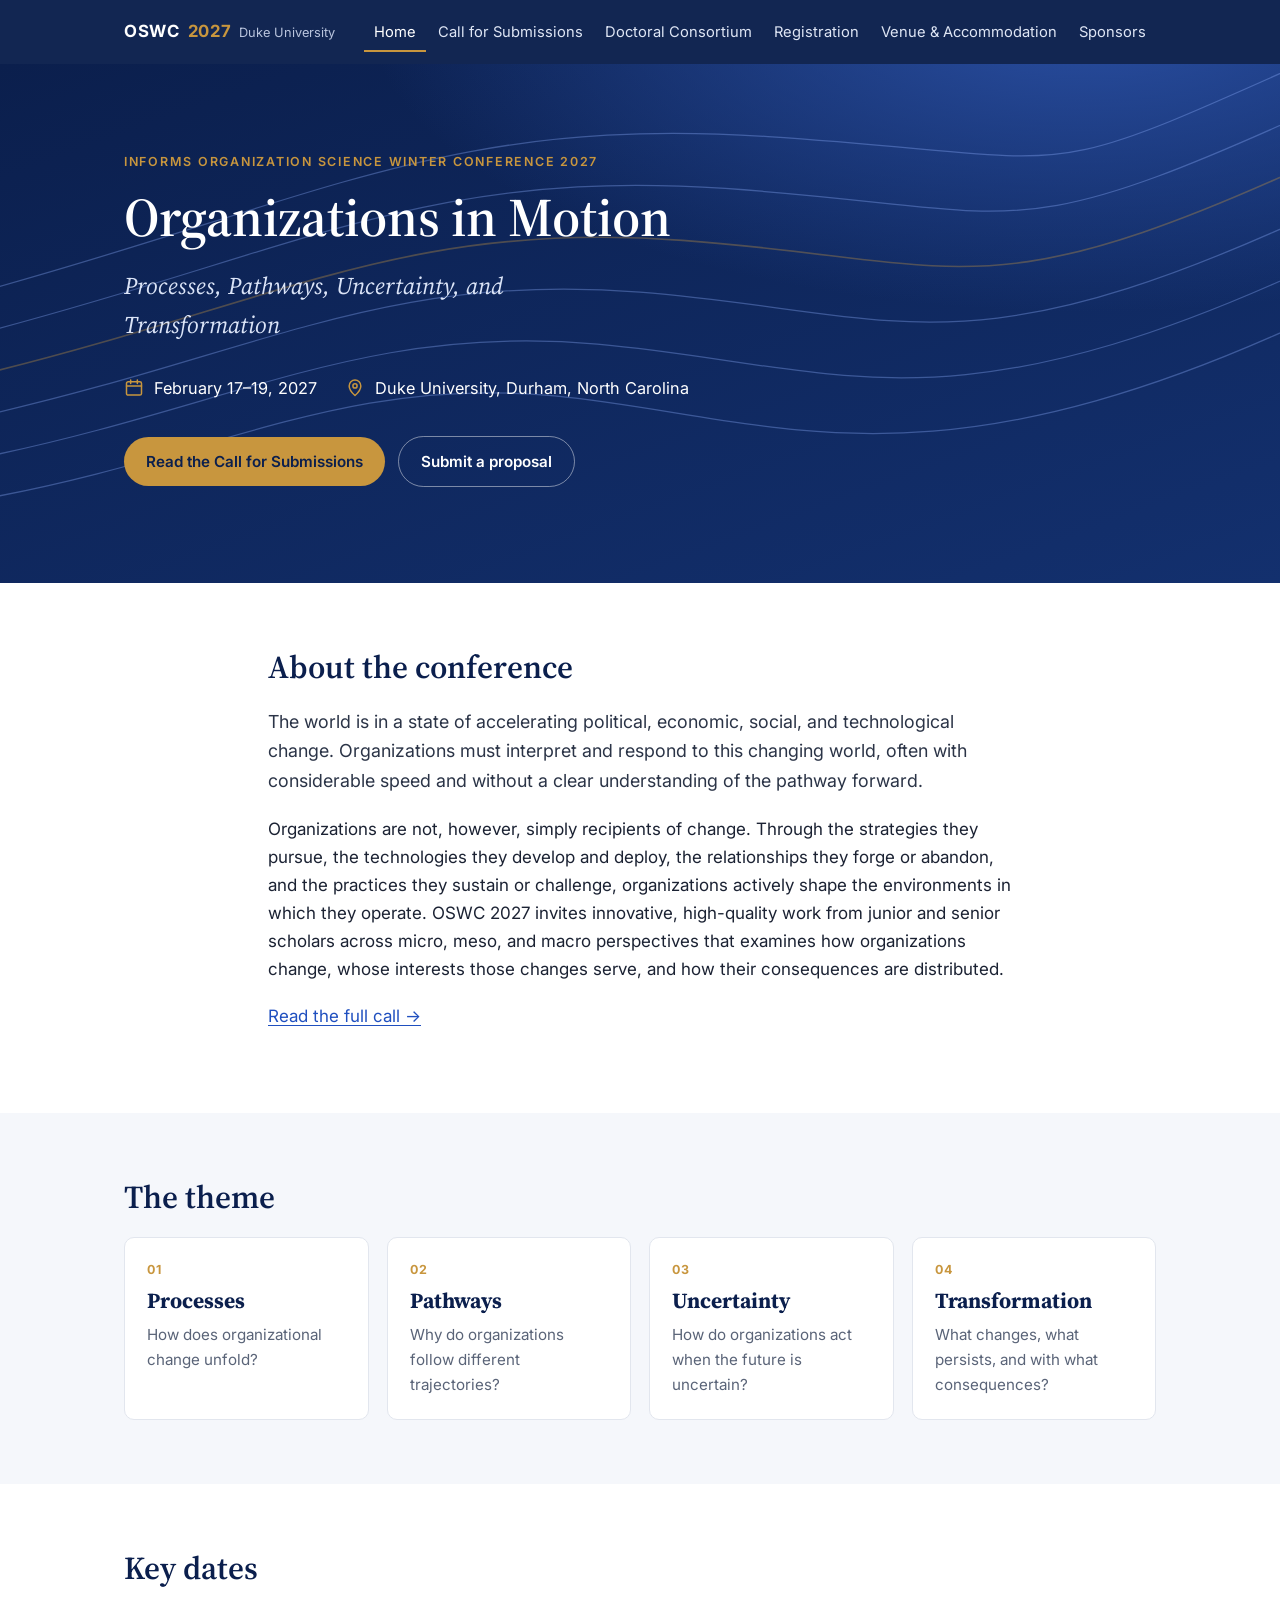
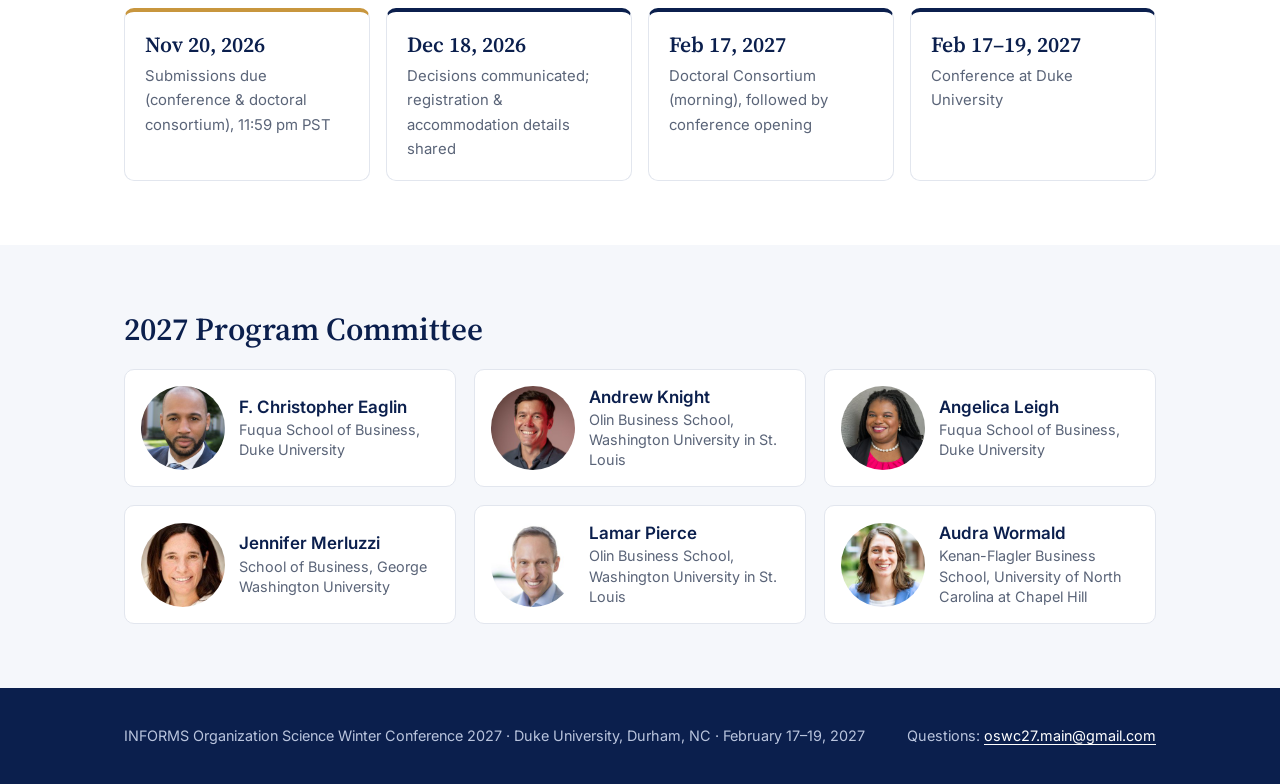
<file: index.html>
<!DOCTYPE html>
<html lang="en">
<head>
  <meta charset="utf-8">
  <meta name="viewport" content="width=device-width, initial-scale=1.0">
  <title>OSWC 2027 – INFORMS Organization Science Winter Conference</title>
  <meta name="description" content="Organization Science Winter Conference 2027: Organizations in Motion. Duke University, February 17–19, 2027.">
  <meta property="og:title" content="OSWC 2027 – Organization Science Winter Conference">
  <meta property="og:description" content="Organizations in Motion: Processes, Pathways, Uncertainty, and Transformation. Duke University, February 17–19, 2027.">
  <link rel="icon" href="images/favicon.svg" type="image/svg+xml">
  <link rel="preconnect" href="https://fonts.googleapis.com">
  <link rel="preconnect" href="https://fonts.gstatic.com" crossorigin>
  <link href="https://fonts.googleapis.com/css2?family=Inter:wght@400;500;600;700&family=Source+Serif+4:ital,wght@0,500;0,600;1,400;1,500&display=swap" rel="stylesheet">
  <link rel="stylesheet" href="css/style.css">
  <script src="js/main.js" defer></script>
</head>
<body>
<header class="site-header">
  <div class="wrap">
    <a class="brand" href="index.html">OSWC<span>2027</span> <small>Duke University</small></a>
    <button class="nav-toggle" aria-label="Menu" aria-expanded="false">&#9776;</button>
    <nav class="site-nav" aria-label="Main">
      <ul>
        <li><a href="index.html" aria-current="page">Home</a></li>
        <li><a href="call.html">Call for Submissions</a></li>
        <li><a href="consortium.html">Doctoral Consortium</a></li>
        <li><a href="registration.html">Registration</a></li>
        <li><a href="venue.html">Venue &amp; Accommodation</a></li>
        <li><a href="sponsors.html">Sponsors</a></li>
      </ul>
    </nav>
  </div>
</header>
<main>
<div class="hero">
  <svg class="motion" viewBox="0 0 1200 500" preserveAspectRatio="none" aria-hidden="true">
    <path d="M-20 420 C 200 380, 320 300, 520 320 S 860 420, 1220 250"/>
    <path d="M-20 380 C 220 330, 340 250, 560 270 S 880 360, 1220 200"/>
    <path d="M-20 340 C 240 280, 360 200, 600 220 S 900 300, 1220 150"/>
    <path class="gold" d="M-20 300 C 260 230, 380 150, 640 170 S 920 240, 1220 100"/>
    <path d="M-20 260 C 280 180, 400 100, 680 120 S 940 180, 1220 50"/>
    <path d="M-20 220 C 300 130, 420 50, 720 70 S 960 120, 1220 0"/>
  </svg>
  <div class="wrap">
    <p class="eyebrow">INFORMS Organization Science Winter Conference 2027</p>
    <h1>Organizations in Motion</h1>
    <p class="theme">Processes, Pathways, Uncertainty, and Transformation</p>
    <div class="hero-meta">
      <div><svg viewBox="0 0 24 24" fill="none" stroke-width="1.8" stroke-linecap="round" stroke-linejoin="round"><rect x="3" y="4.5" width="18" height="16" rx="2"/><path d="M3 9.5h18M8 2.5v4M16 2.5v4"/></svg><span>February 17–19, 2027</span></div>
      <div><svg viewBox="0 0 24 24" fill="none" stroke-width="1.8" stroke-linecap="round" stroke-linejoin="round"><path d="M12 21s-7-6.2-7-11.5A7 7 0 0 1 19 9.5C19 14.8 12 21 12 21z"/><circle cx="12" cy="9.5" r="2.5"/></svg><span>Duke University, Durham, North Carolina</span></div>
    </div>
    <a class="btn btn-primary" href="call.html">Read the Call for Submissions</a>
    <a class="btn btn-ghost" href="https://docs.google.com/forms/d/e/1FAIpQLSdnrA5z6wNoGHaaU7lpcEC1CnvEpKmG57vlC81Hw6Ddklm8Vw/viewform" target="_blank" rel="noopener">Submit a proposal</a>
  </div>
</div>

<section>
  <div class="wrap prose">
    <h2>About the conference</h2>
    <p class="lead">The world is in a state of accelerating political, economic, social, and technological change. Organizations must interpret and respond to this changing world, often with considerable speed and without a clear understanding of the pathway forward.</p>
    <p>Organizations are not, however, simply recipients of change. Through the strategies they pursue, the technologies they develop and deploy, the relationships they forge or abandon, and the practices they sustain or challenge, organizations actively shape the environments in which they operate. OSWC 2027 invites innovative, high-quality work from junior and senior scholars across micro, meso, and macro perspectives that examines how organizations change, whose interests those changes serve, and how their consequences are distributed.</p>
    <p><a href="call.html">Read the full call &rarr;</a></p>
  </div>
</section>

<section class="soft">
  <div class="wrap">
    <h2>The theme</h2>
    <div class="pillars">
      <a class="pillar" href="call.html#processes">
        <div class="n">01</div>
        <h3>Processes</h3>
        <p>How does organizational change unfold?</p>
      </a>
      <a class="pillar" href="call.html#pathways">
        <div class="n">02</div>
        <h3>Pathways</h3>
        <p>Why do organizations follow different trajectories?</p>
      </a>
      <a class="pillar" href="call.html#uncertainty">
        <div class="n">03</div>
        <h3>Uncertainty</h3>
        <p>How do organizations act when the future is uncertain?</p>
      </a>
      <a class="pillar" href="call.html#transformation">
        <div class="n">04</div>
        <h3>Transformation</h3>
        <p>What changes, what persists, and with what consequences?</p>
      </a>
    </div>
  </div>
</section>

<section>
  <div class="wrap">
    <h2>Key dates</h2>
    <div class="dates">
      <div class="date-card hl"><div class="d">Nov 20, 2026</div><div class="t">Submissions due (conference &amp; doctoral consortium), 11:59 pm PST</div></div>
      <div class="date-card"><div class="d">Dec 18, 2026</div><div class="t">Decisions communicated; registration &amp; accommodation details shared</div></div>
      <div class="date-card"><div class="d">Feb 17, 2027</div><div class="t">Doctoral Consortium (morning), followed by conference opening</div></div>
      <div class="date-card"><div class="d">Feb 17–19, 2027</div><div class="t">Conference at Duke University</div></div>
    </div>
  </div>
</section>

<section class="soft">
  <div class="wrap">
    <h2>2027 Program Committee</h2>
    <div class="committee">
      <div class="member">
        <div class="avatar"><img src="images/eaglin.jpg" alt="F. Christopher Eaglin" width="84" height="84" loading="lazy"></div>
        <div><div class="name">F. Christopher Eaglin</div><div class="aff">Fuqua School of Business, Duke University</div></div>
      </div>
      <div class="member">
        <div class="avatar"><img src="images/knight.jpg" alt="Andrew Knight" width="84" height="84" loading="lazy"></div>
        <div><div class="name">Andrew Knight</div><div class="aff">Olin Business School, Washington University in St. Louis</div></div>
      </div>
      <div class="member">
        <div class="avatar"><img src="images/leigh.jpg" alt="Angelica Leigh" width="84" height="84" loading="lazy"></div>
        <div><div class="name">Angelica Leigh</div><div class="aff">Fuqua School of Business, Duke University</div></div>
      </div>
      <div class="member">
        <div class="avatar"><img src="images/merluzzi.jpg" alt="Jennifer Merluzzi" width="84" height="84" loading="lazy"></div>
        <div><div class="name">Jennifer Merluzzi</div><div class="aff">School of Business, George Washington University</div></div>
      </div>
      <div class="member">
        <div class="avatar"><img src="images/pierce.jpg" alt="Lamar Pierce" width="84" height="84" loading="lazy"></div>
        <div><div class="name">Lamar Pierce</div><div class="aff">Olin Business School, Washington University in St. Louis</div></div>
      </div>
      <div class="member">
        <div class="avatar"><img src="images/wormald.jpg" alt="Audra Wormald" width="84" height="84" loading="lazy"></div>
        <div><div class="name">Audra Wormald</div><div class="aff">Kenan-Flagler Business School, University of North Carolina at Chapel Hill</div></div>
      </div>
    </div>
  </div>
</section>
</main>
<footer class="site-footer">
  <div class="wrap">
    <div>INFORMS Organization Science Winter Conference 2027 · Duke University, Durham, NC · February 17–19, 2027</div>
    <div>Questions: <a href="mailto:oswc27.main@gmail.com">oswc27.main@gmail.com</a></div>
  </div>
</footer>
</body>
</html>
</file>
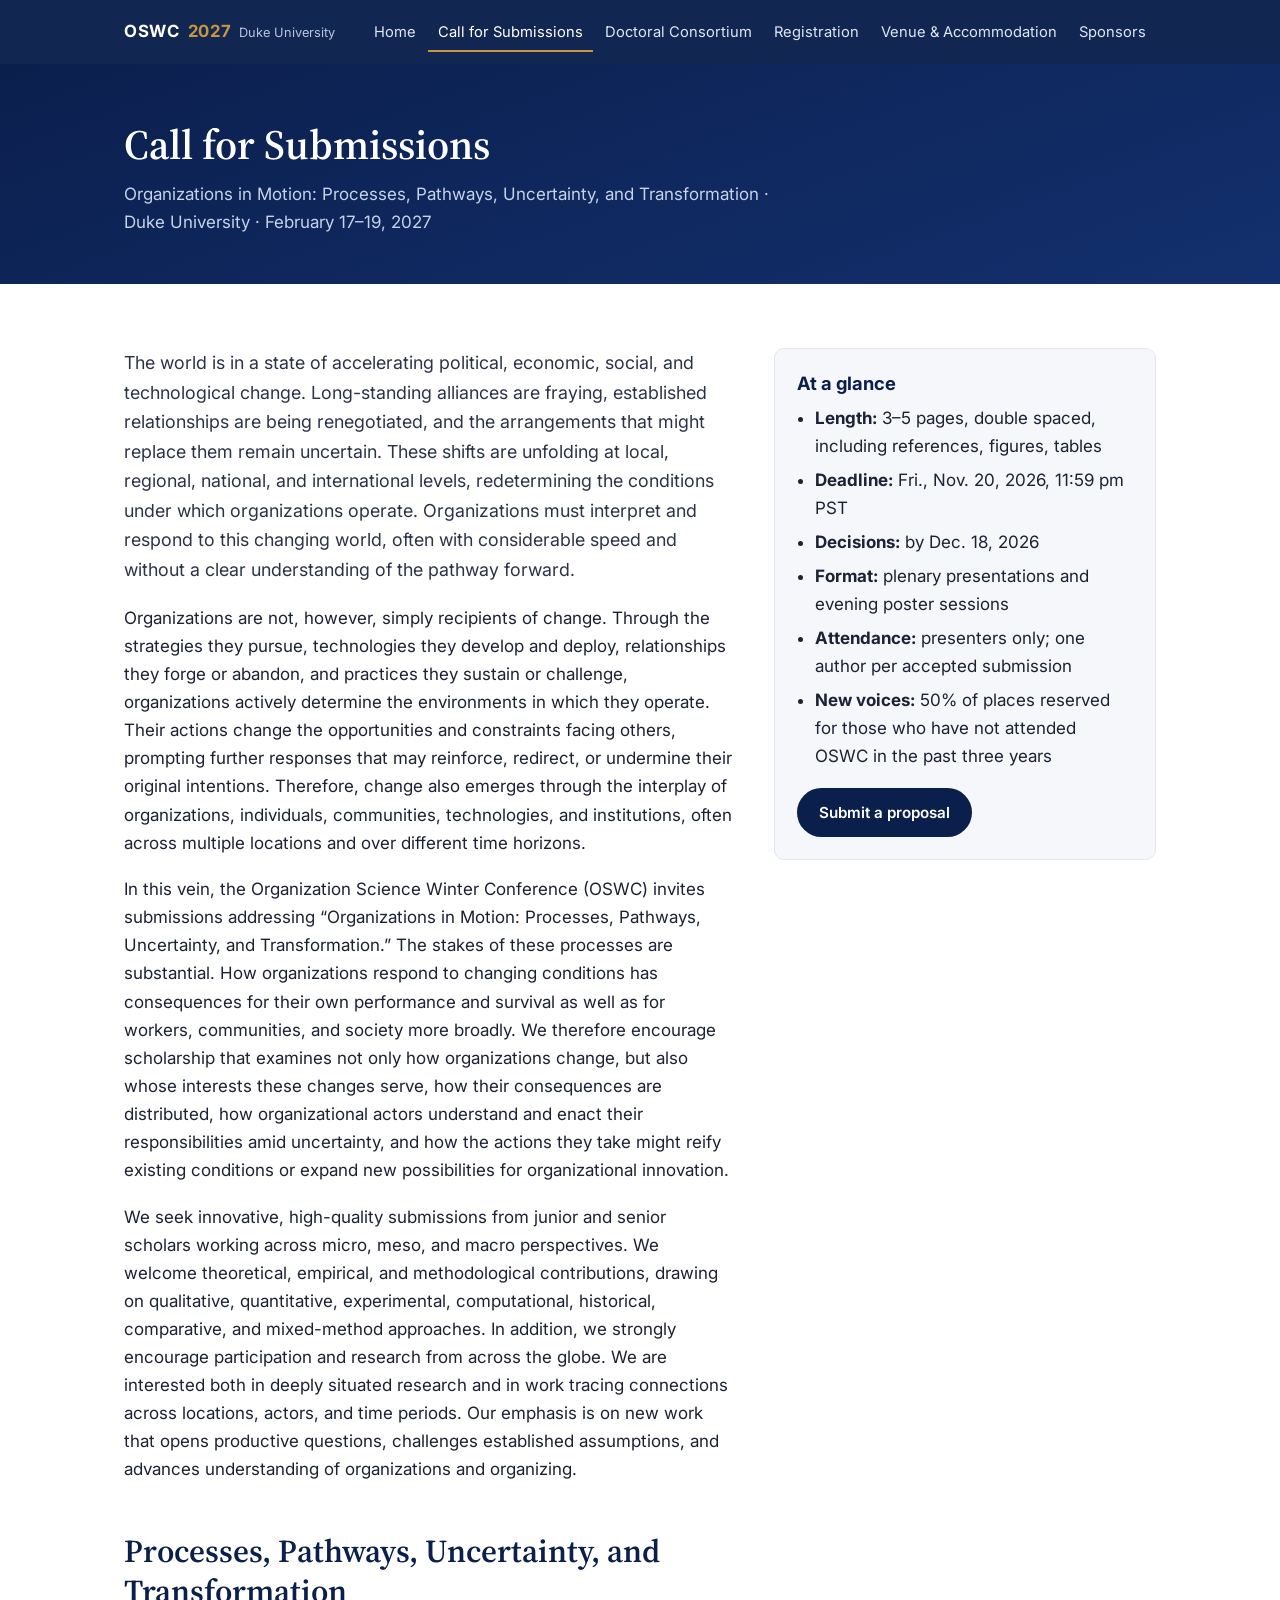
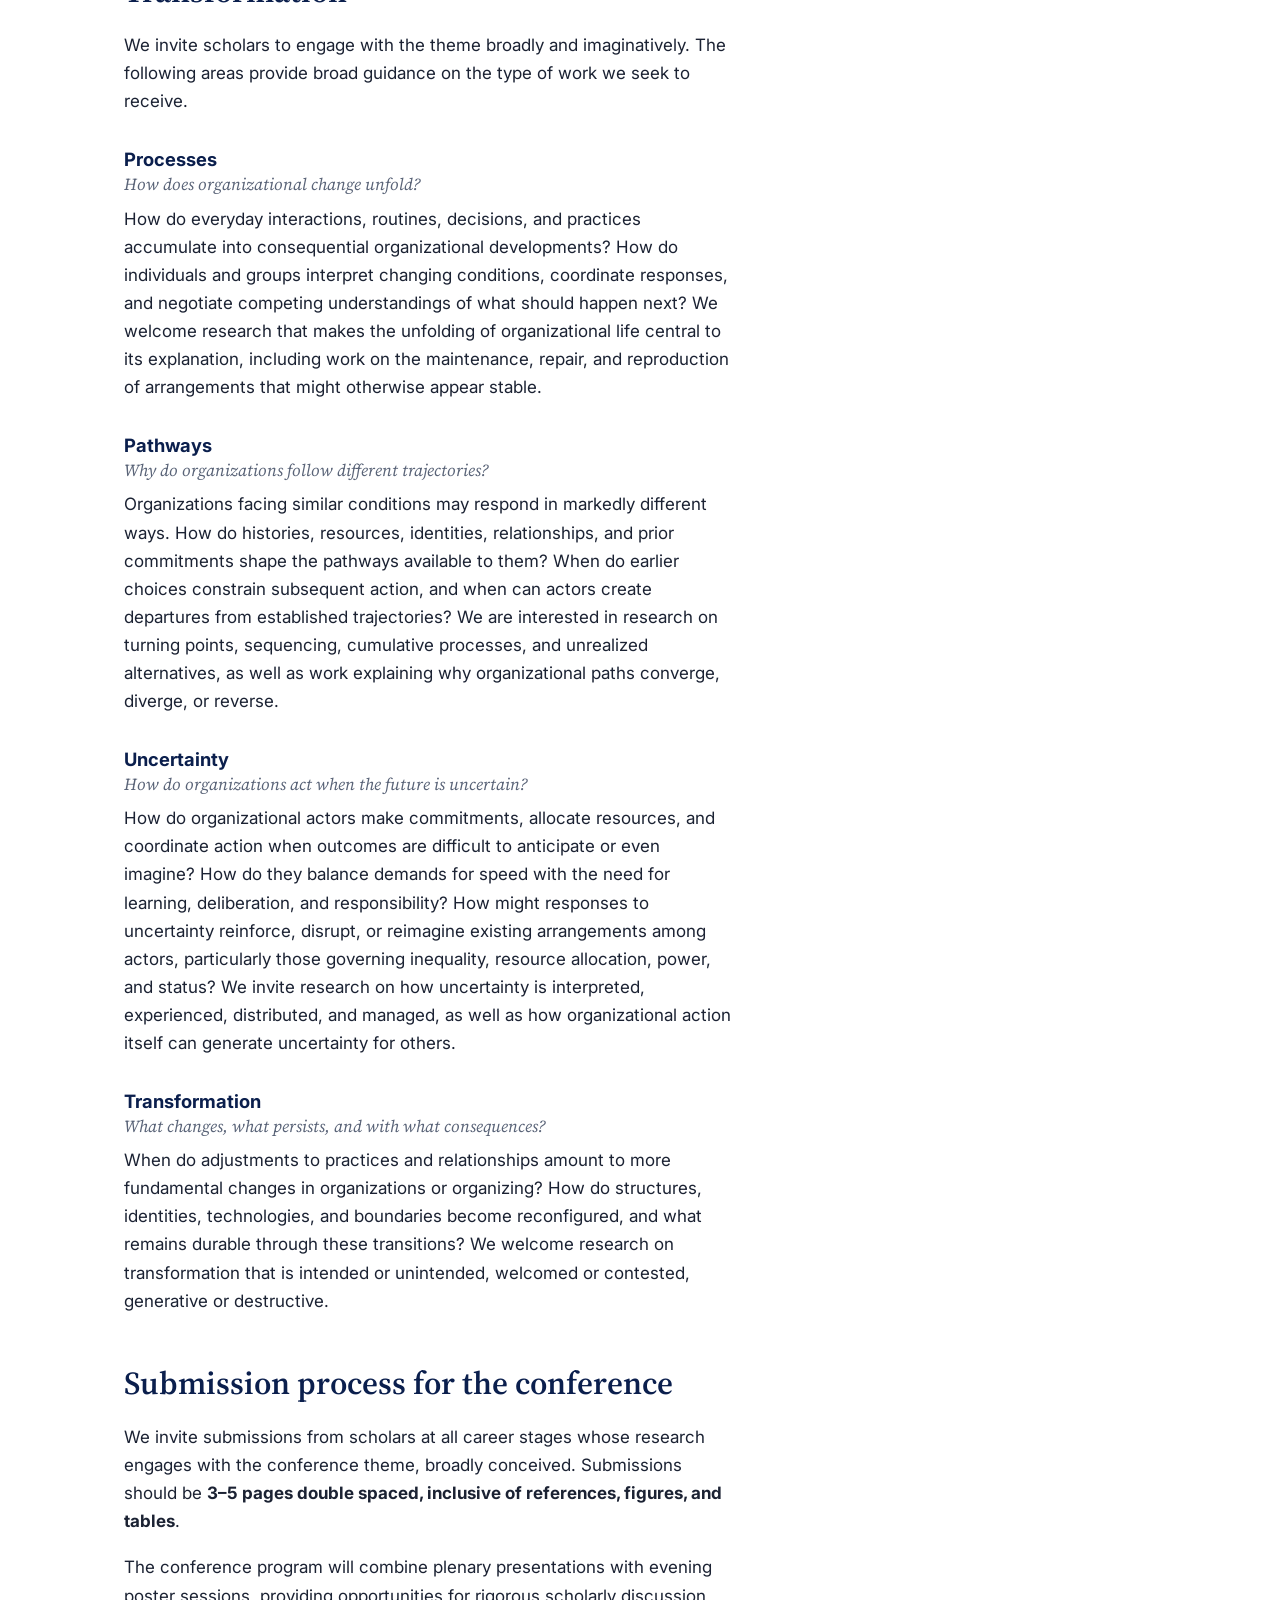
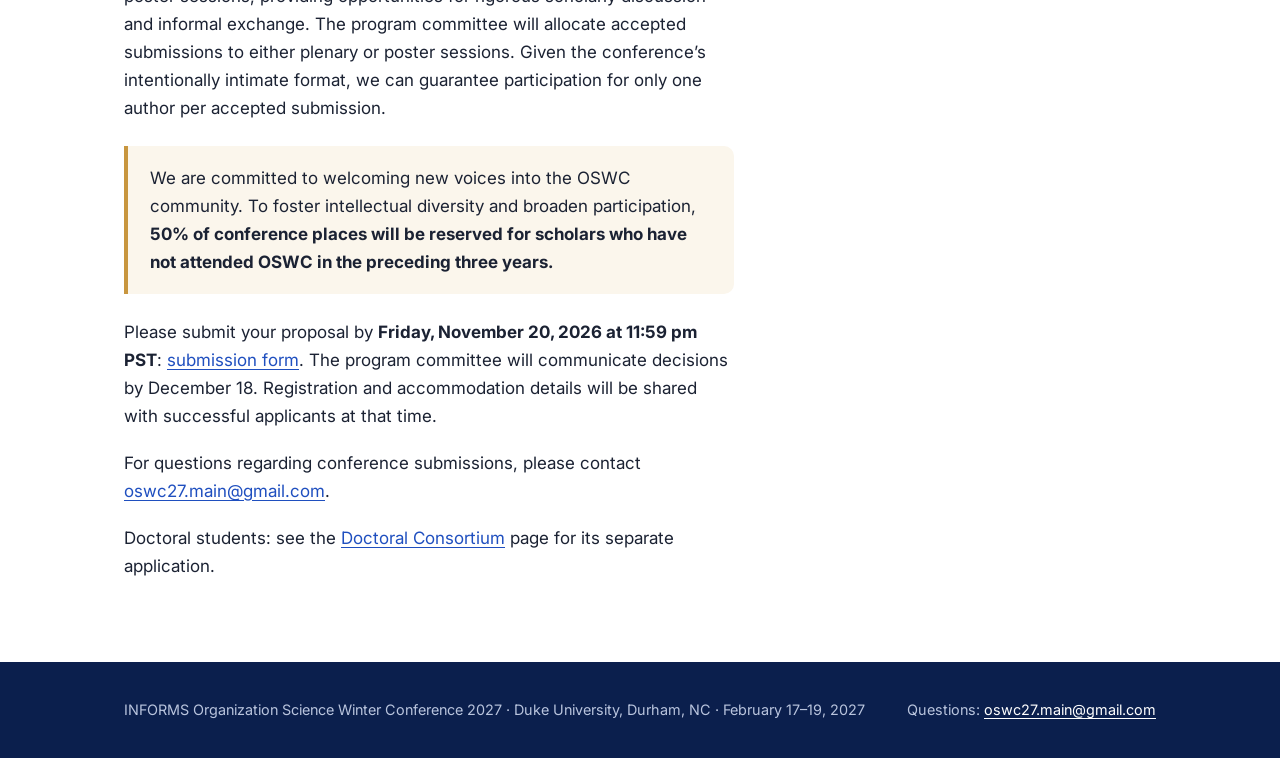
<file: call.html>
<!DOCTYPE html>
<html lang="en">
<head>
  <meta charset="utf-8">
  <meta name="viewport" content="width=device-width, initial-scale=1.0">
  <title>Call for Submissions – OSWC 2027</title>
  <meta name="description" content="Call for submissions for the 2027 Organization Science Winter Conference at Duke University.">
  <meta property="og:title" content="OSWC 2027 – Organization Science Winter Conference">
  <meta property="og:description" content="Organizations in Motion: Processes, Pathways, Uncertainty, and Transformation. Duke University, February 17–19, 2027.">
  <link rel="icon" href="images/favicon.svg" type="image/svg+xml">
  <link rel="preconnect" href="https://fonts.googleapis.com">
  <link rel="preconnect" href="https://fonts.gstatic.com" crossorigin>
  <link href="https://fonts.googleapis.com/css2?family=Inter:wght@400;500;600;700&family=Source+Serif+4:ital,wght@0,500;0,600;1,400;1,500&display=swap" rel="stylesheet">
  <link rel="stylesheet" href="css/style.css">
  <script src="js/main.js" defer></script>
</head>
<body>
<header class="site-header">
  <div class="wrap">
    <a class="brand" href="index.html">OSWC<span>2027</span> <small>Duke University</small></a>
    <button class="nav-toggle" aria-label="Menu" aria-expanded="false">&#9776;</button>
    <nav class="site-nav" aria-label="Main">
      <ul>
        <li><a href="index.html">Home</a></li>
        <li><a href="call.html" aria-current="page">Call for Submissions</a></li>
        <li><a href="consortium.html">Doctoral Consortium</a></li>
        <li><a href="registration.html">Registration</a></li>
        <li><a href="venue.html">Venue &amp; Accommodation</a></li>
        <li><a href="sponsors.html">Sponsors</a></li>
      </ul>
    </nav>
  </div>
</header>
<main>
<div class="page-head">
  <div class="wrap">
    <h1>Call for Submissions</h1>
    <p>Organizations in Motion: Processes, Pathways, Uncertainty, and Transformation · Duke University · February 17–19, 2027</p>
  </div>
</div>

<section>
  <div class="wrap two-col">
    <div class="prose">
      <p class="lead">The world is in a state of accelerating political, economic, social, and technological change. Long-standing alliances are fraying, established relationships are being renegotiated, and the arrangements that might replace them remain uncertain. These shifts are unfolding at local, regional, national, and international levels, redetermining the conditions under which organizations operate. Organizations must interpret and respond to this changing world, often with considerable speed and without a clear understanding of the pathway forward.</p>
      <p>Organizations are not, however, simply recipients of change. Through the strategies they pursue, technologies they develop and deploy, relationships they forge or abandon, and practices they sustain or challenge, organizations actively determine the environments in which they operate. Their actions change the opportunities and constraints facing others, prompting further responses that may reinforce, redirect, or undermine their original intentions. Therefore, change also emerges through the interplay of organizations, individuals, communities, technologies, and institutions, often across multiple locations and over different time horizons.</p>
      <p>In this vein, the Organization Science Winter Conference (OSWC) invites submissions addressing &ldquo;Organizations in Motion: Processes, Pathways, Uncertainty, and Transformation.&rdquo; The stakes of these processes are substantial. How organizations respond to changing conditions has consequences for their own performance and survival as well as for workers, communities, and society more broadly. We therefore encourage scholarship that examines not only how organizations change, but also whose interests these changes serve, how their consequences are distributed, how organizational actors understand and enact their responsibilities amid uncertainty, and how the actions they take might reify existing conditions or expand new possibilities for organizational innovation.</p>
      <p>We seek innovative, high-quality submissions from junior and senior scholars working across micro, meso, and macro perspectives. We welcome theoretical, empirical, and methodological contributions, drawing on qualitative, quantitative, experimental, computational, historical, comparative, and mixed-method approaches. In addition, we strongly encourage participation and research from across the globe. We are interested both in deeply situated research and in work tracing connections across locations, actors, and time periods. Our emphasis is on new work that opens productive questions, challenges established assumptions, and advances understanding of organizations and organizing.</p>

      <h2 style="margin-top:48px">Processes, Pathways, Uncertainty, and Transformation</h2>
      <p>We invite scholars to engage with the theme broadly and imaginatively. The following areas provide broad guidance on the type of work we seek to receive.</p>

      <h3 id="processes">Processes<span class="q">How does organizational change unfold?</span></h3>
      <p>How do everyday interactions, routines, decisions, and practices accumulate into consequential organizational developments? How do individuals and groups interpret changing conditions, coordinate responses, and negotiate competing understandings of what should happen next? We welcome research that makes the unfolding of organizational life central to its explanation, including work on the maintenance, repair, and reproduction of arrangements that might otherwise appear stable.</p>

      <h3 id="pathways">Pathways<span class="q">Why do organizations follow different trajectories?</span></h3>
      <p>Organizations facing similar conditions may respond in markedly different ways. How do histories, resources, identities, relationships, and prior commitments shape the pathways available to them? When do earlier choices constrain subsequent action, and when can actors create departures from established trajectories? We are interested in research on turning points, sequencing, cumulative processes, and unrealized alternatives, as well as work explaining why organizational paths converge, diverge, or reverse.</p>

      <h3 id="uncertainty">Uncertainty<span class="q">How do organizations act when the future is uncertain?</span></h3>
      <p>How do organizational actors make commitments, allocate resources, and coordinate action when outcomes are difficult to anticipate or even imagine? How do they balance demands for speed with the need for learning, deliberation, and responsibility? How might responses to uncertainty reinforce, disrupt, or reimagine existing arrangements among actors, particularly those governing inequality, resource allocation, power, and status? We invite research on how uncertainty is interpreted, experienced, distributed, and managed, as well as how organizational action itself can generate uncertainty for others.</p>

      <h3 id="transformation">Transformation<span class="q">What changes, what persists, and with what consequences?</span></h3>
      <p>When do adjustments to practices and relationships amount to more fundamental changes in organizations or organizing? How do structures, identities, technologies, and boundaries become reconfigured, and what remains durable through these transitions? We welcome research on transformation that is intended or unintended, welcomed or contested, generative or destructive.</p>

      <h2 id="submit" style="margin-top:48px">Submission process for the conference</h2>
      <p>We invite submissions from scholars at all career stages whose research engages with the conference theme, broadly conceived. Submissions should be <strong>3–5 pages double spaced, inclusive of references, figures, and tables</strong>.</p>
      <p>The conference program will combine plenary presentations with evening poster sessions, providing opportunities for rigorous scholarly discussion and informal exchange. The program committee will allocate accepted submissions to either plenary or poster sessions. Given the conference&rsquo;s intentionally intimate format, we can guarantee participation for only one author per accepted submission.</p>
      <div class="callout">
        <p>We are committed to welcoming new voices into the OSWC community. To foster intellectual diversity and broaden participation, <strong>50% of conference places will be reserved for scholars who have not attended OSWC in the preceding three years.</strong></p>
      </div>
      <p>Please submit your proposal by <strong>Friday, November 20, 2026 at 11:59 pm PST</strong>: <a href="https://docs.google.com/forms/d/e/1FAIpQLSdnrA5z6wNoGHaaU7lpcEC1CnvEpKmG57vlC81Hw6Ddklm8Vw/viewform" target="_blank" rel="noopener">submission form</a>. The program committee will communicate decisions by December 18. Registration and accommodation details will be shared with successful applicants at that time.</p>
      <p>For questions regarding conference submissions, please contact <a href="mailto:oswc27.main@gmail.com">oswc27.main@gmail.com</a>.</p>
      <p>Doctoral students: see the <a href="consortium.html">Doctoral Consortium</a> page for its separate application.</p>
    </div>

    <aside class="side-card">
      <h3>At a glance</h3>
      <ul>
        <li><strong>Length:</strong> 3–5 pages, double spaced, including references, figures, tables</li>
        <li><strong>Deadline:</strong> Fri., Nov. 20, 2026, 11:59 pm PST</li>
        <li><strong>Decisions:</strong> by Dec. 18, 2026</li>
        <li><strong>Format:</strong> plenary presentations and evening poster sessions</li>
        <li><strong>Attendance:</strong> presenters only; one author per accepted submission</li>
        <li><strong>New voices:</strong> 50% of places reserved for those who have not attended OSWC in the past three years</li>
      </ul>
      <p style="margin:18px 0 0"><a class="btn btn-dark" href="https://docs.google.com/forms/d/e/1FAIpQLSdnrA5z6wNoGHaaU7lpcEC1CnvEpKmG57vlC81Hw6Ddklm8Vw/viewform" target="_blank" rel="noopener">Submit a proposal</a></p>
    </aside>
  </div>
</section>
</main>
<footer class="site-footer">
  <div class="wrap">
    <div>INFORMS Organization Science Winter Conference 2027 · Duke University, Durham, NC · February 17–19, 2027</div>
    <div>Questions: <a href="mailto:oswc27.main@gmail.com">oswc27.main@gmail.com</a></div>
  </div>
</footer>
</body>
</html>
</file>
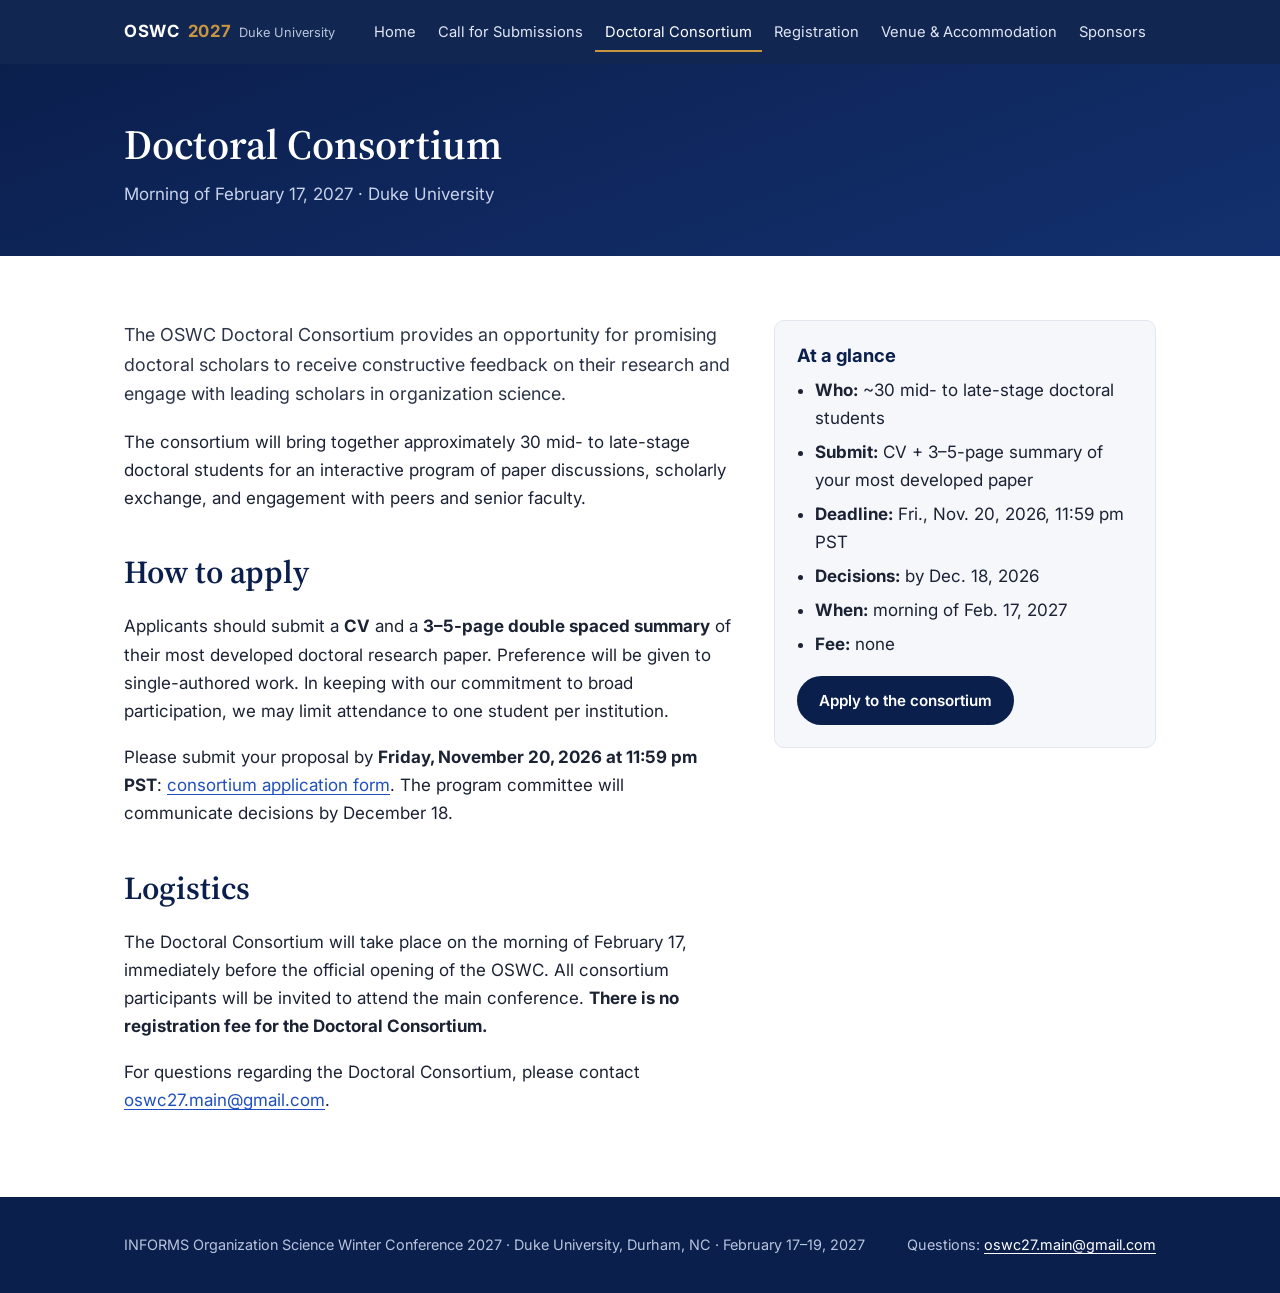
<file: consortium.html>
<!DOCTYPE html>
<html lang="en">
<head>
  <meta charset="utf-8">
  <meta name="viewport" content="width=device-width, initial-scale=1.0">
  <title>Doctoral Consortium – OSWC 2027</title>
  <meta name="description" content="Doctoral Consortium at the 2027 Organization Science Winter Conference, Duke University.">
  <meta property="og:title" content="OSWC 2027 – Organization Science Winter Conference">
  <meta property="og:description" content="Organizations in Motion: Processes, Pathways, Uncertainty, and Transformation. Duke University, February 17–19, 2027.">
  <link rel="icon" href="images/favicon.svg" type="image/svg+xml">
  <link rel="preconnect" href="https://fonts.googleapis.com">
  <link rel="preconnect" href="https://fonts.gstatic.com" crossorigin>
  <link href="https://fonts.googleapis.com/css2?family=Inter:wght@400;500;600;700&family=Source+Serif+4:ital,wght@0,500;0,600;1,400;1,500&display=swap" rel="stylesheet">
  <link rel="stylesheet" href="css/style.css">
  <script src="js/main.js" defer></script>
</head>
<body>
<header class="site-header">
  <div class="wrap">
    <a class="brand" href="index.html">OSWC<span>2027</span> <small>Duke University</small></a>
    <button class="nav-toggle" aria-label="Menu" aria-expanded="false">&#9776;</button>
    <nav class="site-nav" aria-label="Main">
      <ul>
        <li><a href="index.html">Home</a></li>
        <li><a href="call.html">Call for Submissions</a></li>
        <li><a href="consortium.html" aria-current="page">Doctoral Consortium</a></li>
        <li><a href="registration.html">Registration</a></li>
        <li><a href="venue.html">Venue &amp; Accommodation</a></li>
        <li><a href="sponsors.html">Sponsors</a></li>
      </ul>
    </nav>
  </div>
</header>
<main>
<div class="page-head">
  <div class="wrap">
    <h1>Doctoral Consortium</h1>
    <p>Morning of February 17, 2027 · Duke University</p>
  </div>
</div>

<section>
  <div class="wrap two-col">
    <div class="prose">
      <p class="lead">The OSWC Doctoral Consortium provides an opportunity for promising doctoral scholars to receive constructive feedback on their research and engage with leading scholars in organization science.</p>
      <p>The consortium will bring together approximately 30 mid- to late-stage doctoral students for an interactive program of paper discussions, scholarly exchange, and engagement with peers and senior faculty.</p>

      <h2 style="margin-top:40px">How to apply</h2>
      <p>Applicants should submit a <strong>CV</strong> and a <strong>3–5-page double spaced summary</strong> of their most developed doctoral research paper. Preference will be given to single-authored work. In keeping with our commitment to broad participation, we may limit attendance to one student per institution.</p>
      <p>Please submit your proposal by <strong>Friday, November 20, 2026 at 11:59 pm PST</strong>: <a href="https://docs.google.com/forms/d/e/1FAIpQLSd5y1zL1hys7KVYlVFZYzBJK8kSl8711kuZ95OSIKLf0iOICQ/viewform" target="_blank" rel="noopener">consortium application form</a>. The program committee will communicate decisions by December 18.</p>

      <h2 style="margin-top:40px">Logistics</h2>
      <p>The Doctoral Consortium will take place on the morning of February 17, immediately before the official opening of the OSWC. All consortium participants will be invited to attend the main conference. <strong>There is no registration fee for the Doctoral Consortium.</strong></p>
      <p>For questions regarding the Doctoral Consortium, please contact <a href="mailto:oswc27.main@gmail.com">oswc27.main@gmail.com</a>.</p>
    </div>
    <aside class="side-card">
      <h3>At a glance</h3>
      <ul>
        <li><strong>Who:</strong> ~30 mid- to late-stage doctoral students</li>
        <li><strong>Submit:</strong> CV + 3–5-page summary of your most developed paper</li>
        <li><strong>Deadline:</strong> Fri., Nov. 20, 2026, 11:59 pm PST</li>
        <li><strong>Decisions:</strong> by Dec. 18, 2026</li>
        <li><strong>When:</strong> morning of Feb. 17, 2027</li>
        <li><strong>Fee:</strong> none</li>
      </ul>
      <p style="margin:18px 0 0"><a class="btn btn-dark" href="https://docs.google.com/forms/d/e/1FAIpQLSd5y1zL1hys7KVYlVFZYzBJK8kSl8711kuZ95OSIKLf0iOICQ/viewform" target="_blank" rel="noopener">Apply to the consortium</a></p>
    </aside>
  </div>
</section>
</main>
<footer class="site-footer">
  <div class="wrap">
    <div>INFORMS Organization Science Winter Conference 2027 · Duke University, Durham, NC · February 17–19, 2027</div>
    <div>Questions: <a href="mailto:oswc27.main@gmail.com">oswc27.main@gmail.com</a></div>
  </div>
</footer>
</body>
</html>
</file>
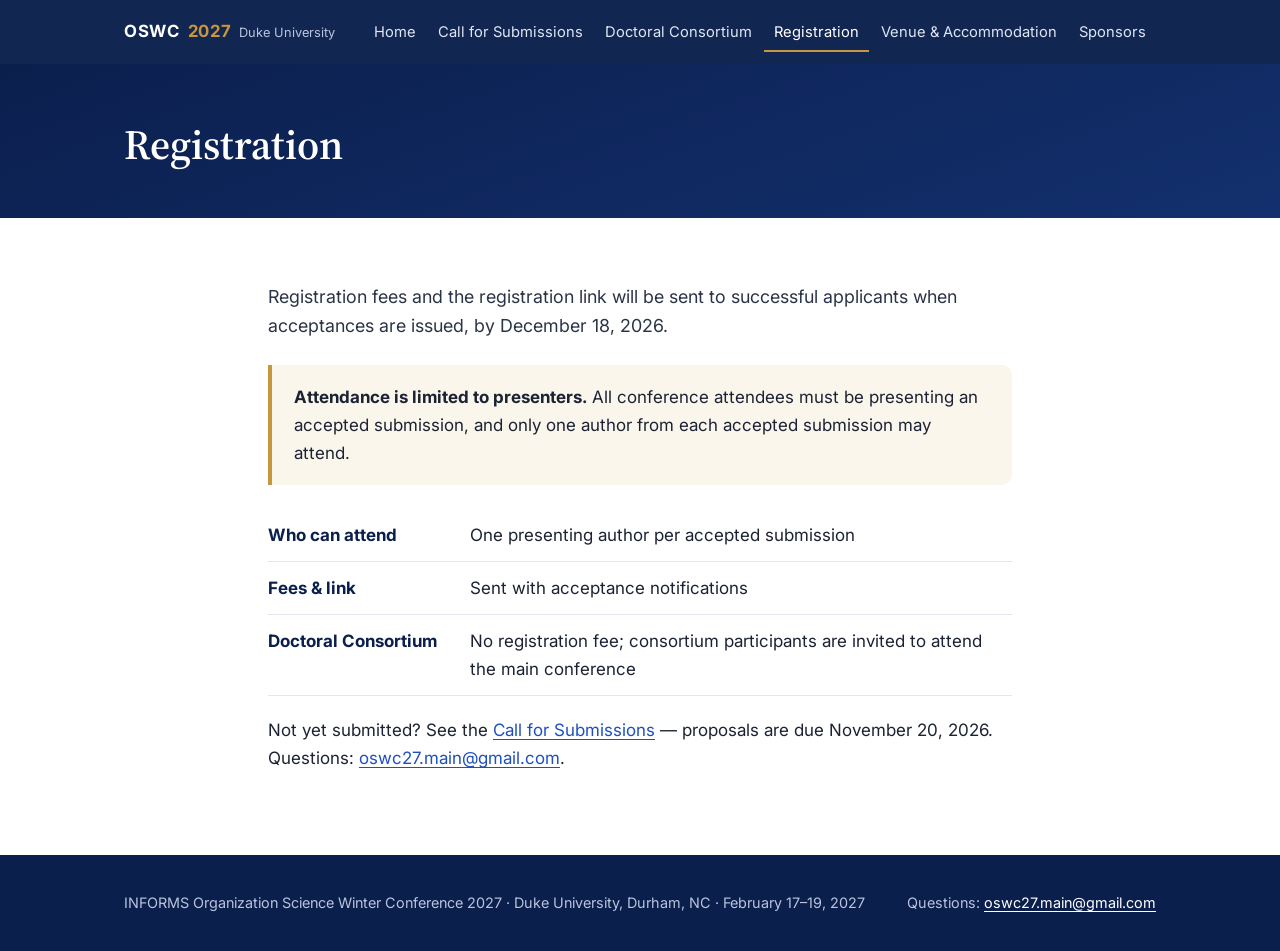
<file: registration.html>
<!DOCTYPE html>
<html lang="en">
<head>
  <meta charset="utf-8">
  <meta name="viewport" content="width=device-width, initial-scale=1.0">
  <title>Registration – OSWC 2027</title>
  <meta name="description" content="Registration for OSWC 2027.">
  <meta property="og:title" content="OSWC 2027 – Organization Science Winter Conference">
  <meta property="og:description" content="Organizations in Motion: Processes, Pathways, Uncertainty, and Transformation. Duke University, February 17–19, 2027.">
  <link rel="icon" href="images/favicon.svg" type="image/svg+xml">
  <link rel="preconnect" href="https://fonts.googleapis.com">
  <link rel="preconnect" href="https://fonts.gstatic.com" crossorigin>
  <link href="https://fonts.googleapis.com/css2?family=Inter:wght@400;500;600;700&family=Source+Serif+4:ital,wght@0,500;0,600;1,400;1,500&display=swap" rel="stylesheet">
  <link rel="stylesheet" href="css/style.css">
  <script src="js/main.js" defer></script>
</head>
<body>
<header class="site-header">
  <div class="wrap">
    <a class="brand" href="index.html">OSWC<span>2027</span> <small>Duke University</small></a>
    <button class="nav-toggle" aria-label="Menu" aria-expanded="false">&#9776;</button>
    <nav class="site-nav" aria-label="Main">
      <ul>
        <li><a href="index.html">Home</a></li>
        <li><a href="call.html">Call for Submissions</a></li>
        <li><a href="consortium.html">Doctoral Consortium</a></li>
        <li><a href="registration.html" aria-current="page">Registration</a></li>
        <li><a href="venue.html">Venue &amp; Accommodation</a></li>
        <li><a href="sponsors.html">Sponsors</a></li>
      </ul>
    </nav>
  </div>
</header>
<main>
<div class="page-head">
  <div class="wrap">
    <h1>Registration</h1>
  </div>
</div>

<section>
  <div class="wrap prose">
    <p class="lead">Registration fees and the registration link will be sent to successful applicants when acceptances are issued, by December 18, 2026.</p>
    <div class="callout">
      <p><strong>Attendance is limited to presenters.</strong> All conference attendees must be presenting an accepted submission, and only one author from each accepted submission may attend.</p>
    </div>
    <ul class="facts">
      <li><strong>Who can attend</strong><span>One presenting author per accepted submission</span></li>
      <li><strong>Fees &amp; link</strong><span>Sent with acceptance notifications</span></li>
      <li><strong>Doctoral Consortium</strong><span>No registration fee; consortium participants are invited to attend the main conference</span></li>
    </ul>
    <p>Not yet submitted? See the <a href="call.html">Call for Submissions</a> — proposals are due November 20, 2026. Questions: <a href="mailto:oswc27.main@gmail.com">oswc27.main@gmail.com</a>.</p>
  </div>
</section>
</main>
<footer class="site-footer">
  <div class="wrap">
    <div>INFORMS Organization Science Winter Conference 2027 · Duke University, Durham, NC · February 17–19, 2027</div>
    <div>Questions: <a href="mailto:oswc27.main@gmail.com">oswc27.main@gmail.com</a></div>
  </div>
</footer>
</body>
</html>
</file>
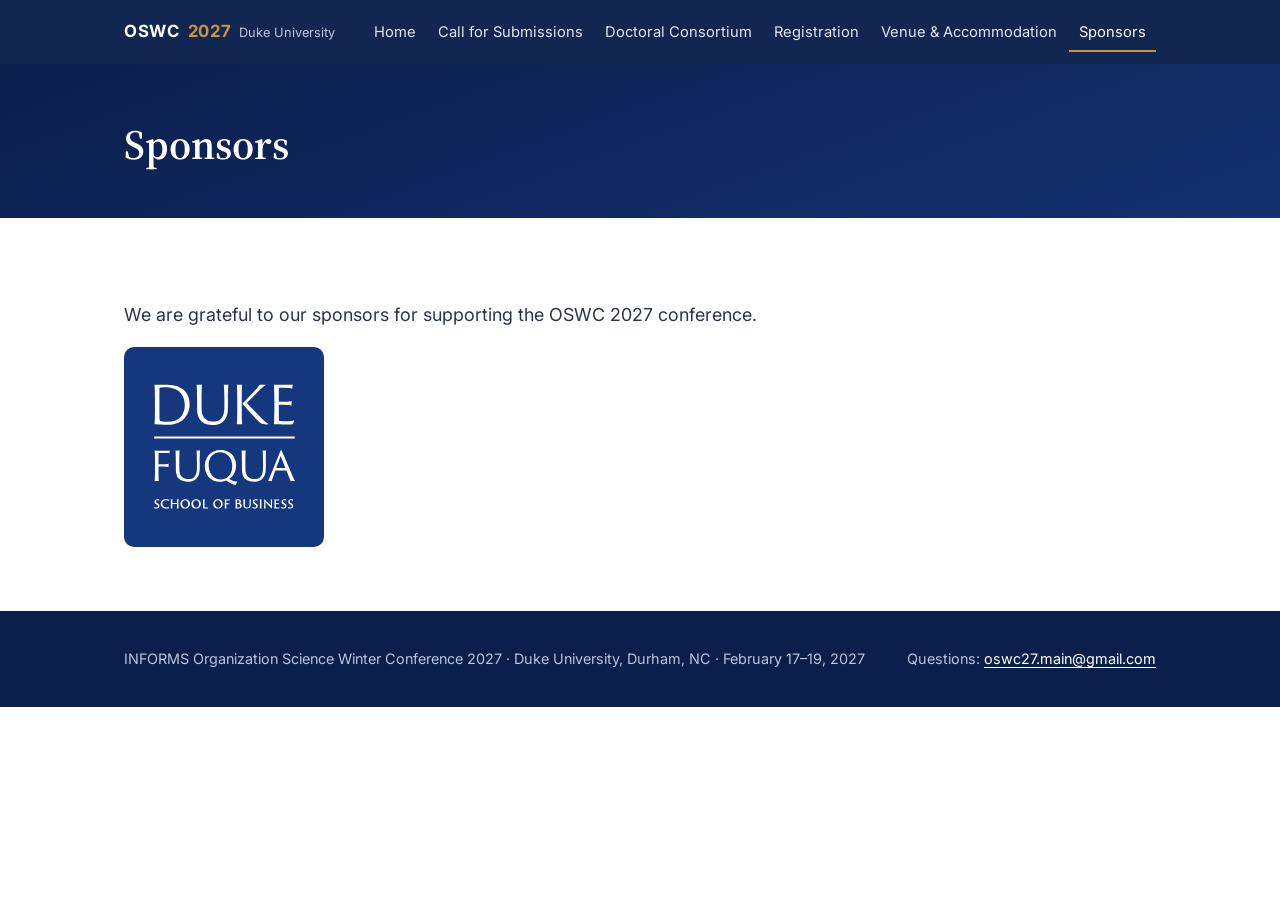
<file: sponsors.html>
<!DOCTYPE html>
<html lang="en">
<head>
  <meta charset="utf-8">
  <meta name="viewport" content="width=device-width, initial-scale=1.0">
  <title>Sponsors – OSWC 2027</title>
  <meta name="description" content="Sponsors of OSWC 2027.">
  <meta property="og:title" content="OSWC 2027 – Organization Science Winter Conference">
  <meta property="og:description" content="Organizations in Motion: Processes, Pathways, Uncertainty, and Transformation. Duke University, February 17–19, 2027.">
  <link rel="icon" href="images/favicon.svg" type="image/svg+xml">
  <link rel="preconnect" href="https://fonts.googleapis.com">
  <link rel="preconnect" href="https://fonts.gstatic.com" crossorigin>
  <link href="https://fonts.googleapis.com/css2?family=Inter:wght@400;500;600;700&family=Source+Serif+4:ital,wght@0,500;0,600;1,400;1,500&display=swap" rel="stylesheet">
  <link rel="stylesheet" href="css/style.css">
  <script src="js/main.js" defer></script>
</head>
<body>
<header class="site-header">
  <div class="wrap">
    <a class="brand" href="index.html">OSWC<span>2027</span> <small>Duke University</small></a>
    <button class="nav-toggle" aria-label="Menu" aria-expanded="false">&#9776;</button>
    <nav class="site-nav" aria-label="Main">
      <ul>
        <li><a href="index.html">Home</a></li>
        <li><a href="call.html">Call for Submissions</a></li>
        <li><a href="consortium.html">Doctoral Consortium</a></li>
        <li><a href="registration.html">Registration</a></li>
        <li><a href="venue.html">Venue &amp; Accommodation</a></li>
        <li><a href="sponsors.html" aria-current="page">Sponsors</a></li>
      </ul>
    </nav>
  </div>
</header>
<main>
<div class="page-head">
  <div class="wrap">
    <h1>Sponsors</h1>
  </div>
</div>

<section>
  <div class="wrap">
    <p class="lead prose">We are grateful to our sponsors for supporting the OSWC 2027 conference.</p>
    <div class="sponsors">
      <div class="sponsor sponsor-logo"><img src="images/fuqua-logo.svg" alt="Duke University Fuqua School of Business"></div>
    </div>
  </div>
</section>
</main>
<footer class="site-footer">
  <div class="wrap">
    <div>INFORMS Organization Science Winter Conference 2027 · Duke University, Durham, NC · February 17–19, 2027</div>
    <div>Questions: <a href="mailto:oswc27.main@gmail.com">oswc27.main@gmail.com</a></div>
  </div>
</footer>
</body>
</html>
</file>
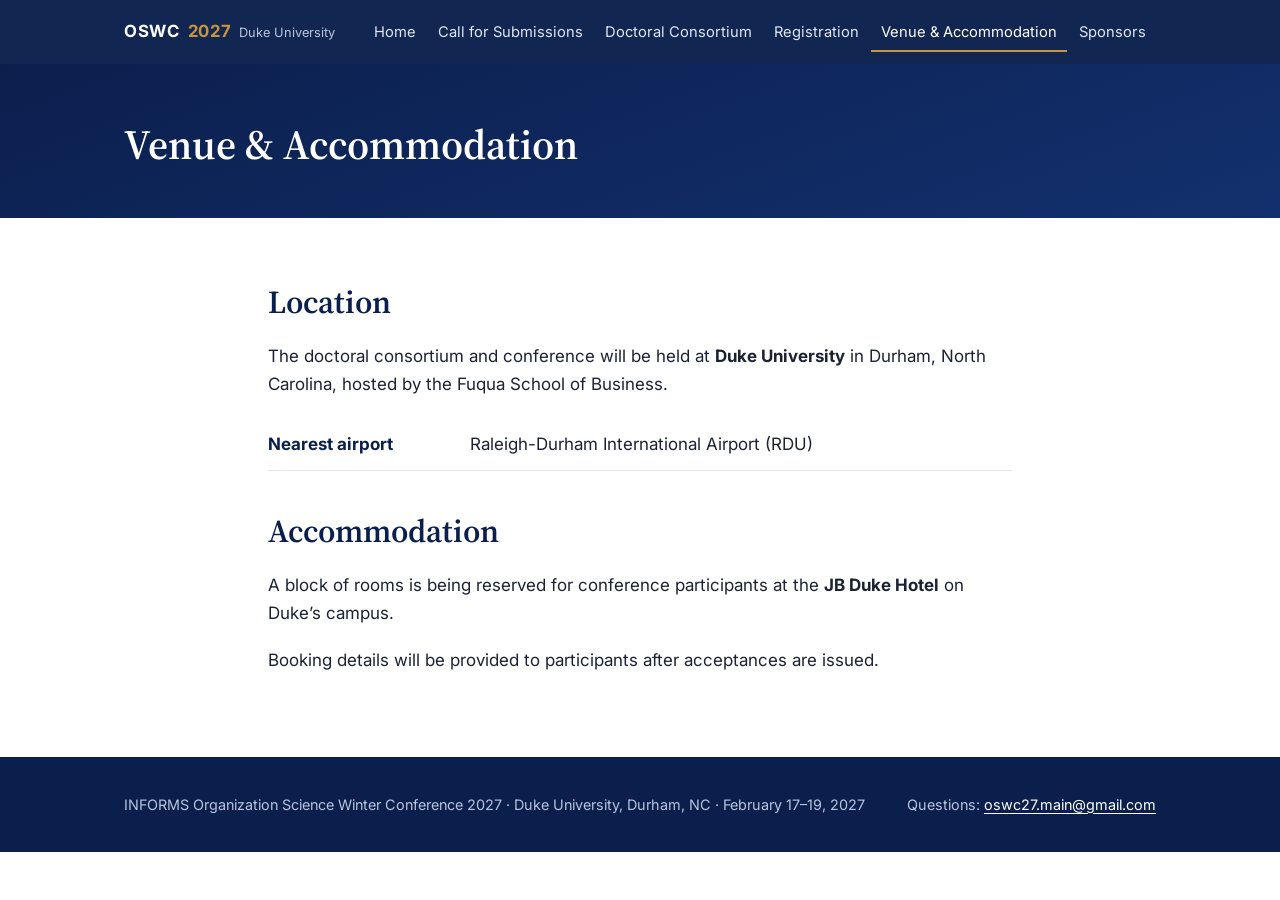
<file: venue.html>
<!DOCTYPE html>
<html lang="en">
<head>
  <meta charset="utf-8">
  <meta name="viewport" content="width=device-width, initial-scale=1.0">
  <title>Venue & Accommodation – OSWC 2027</title>
  <meta name="description" content="Venue and accommodation for OSWC 2027 at Duke University.">
  <meta property="og:title" content="OSWC 2027 – Organization Science Winter Conference">
  <meta property="og:description" content="Organizations in Motion: Processes, Pathways, Uncertainty, and Transformation. Duke University, February 17–19, 2027.">
  <link rel="icon" href="images/favicon.svg" type="image/svg+xml">
  <link rel="preconnect" href="https://fonts.googleapis.com">
  <link rel="preconnect" href="https://fonts.gstatic.com" crossorigin>
  <link href="https://fonts.googleapis.com/css2?family=Inter:wght@400;500;600;700&family=Source+Serif+4:ital,wght@0,500;0,600;1,400;1,500&display=swap" rel="stylesheet">
  <link rel="stylesheet" href="css/style.css">
  <script src="js/main.js" defer></script>
</head>
<body>
<header class="site-header">
  <div class="wrap">
    <a class="brand" href="index.html">OSWC<span>2027</span> <small>Duke University</small></a>
    <button class="nav-toggle" aria-label="Menu" aria-expanded="false">&#9776;</button>
    <nav class="site-nav" aria-label="Main">
      <ul>
        <li><a href="index.html">Home</a></li>
        <li><a href="call.html">Call for Submissions</a></li>
        <li><a href="consortium.html">Doctoral Consortium</a></li>
        <li><a href="registration.html">Registration</a></li>
        <li><a href="venue.html" aria-current="page">Venue &amp; Accommodation</a></li>
        <li><a href="sponsors.html">Sponsors</a></li>
      </ul>
    </nav>
  </div>
</header>
<main>
<div class="page-head">
  <div class="wrap">
    <h1>Venue &amp; Accommodation</h1>
  </div>
</div>

<section>
  <div class="wrap prose">
    <h2>Location</h2>
    <p>The doctoral consortium and conference will be held at <strong>Duke University</strong> in Durham, North Carolina, hosted by the Fuqua School of Business.</p>
    <ul class="facts">
      <li><strong>Nearest airport</strong><span>Raleigh-Durham International Airport (RDU)</span></li>
    </ul>

    <h2 style="margin-top:40px">Accommodation</h2>
    <p>A block of rooms is being reserved for conference participants at the <strong>JB Duke Hotel</strong> on Duke&rsquo;s campus.</p>
    <p>Booking details will be provided to participants after acceptances are issued.</p>
  </div>
</section>
</main>
<footer class="site-footer">
  <div class="wrap">
    <div>INFORMS Organization Science Winter Conference 2027 · Duke University, Durham, NC · February 17–19, 2027</div>
    <div>Questions: <a href="mailto:oswc27.main@gmail.com">oswc27.main@gmail.com</a></div>
  </div>
</footer>
</body>
</html>
</file>
<file: css/style.css>
/* OSWC 2027 — Organization Science Winter Conference */
:root {
  --navy: #0b1f4d;
  --navy-2: #13306e;
  --blue: #1f4fbf;
  --accent: #c8963e;
  --ink: #1b2233;
  --muted: #5a6478;
  --line: #e2e6ee;
  --bg: #ffffff;
  --bg-soft: #f5f7fb;
  --radius: 10px;
  --maxw: 1080px;
  --serif: "Source Serif 4", Georgia, "Times New Roman", serif;
  --sans: "Inter", system-ui, -apple-system, "Segoe UI", Roboto, sans-serif;
}

* { box-sizing: border-box; }
html { scroll-behavior: smooth; }
body {
  margin: 0;
  font-family: var(--sans);
  color: var(--ink);
  background: var(--bg);
  line-height: 1.65;
  font-size: 17px;
  -webkit-font-smoothing: antialiased;
}
img { max-width: 100%; display: block; }
a { color: var(--blue); text-underline-offset: 3px; }
a:hover { color: var(--navy); }

.wrap { max-width: var(--maxw); margin: 0 auto; padding: 0 24px; }

/* ---------- Header / nav ---------- */
.site-header {
  position: sticky; top: 0; z-index: 50;
  background: rgba(11, 31, 77, 0.97);
  backdrop-filter: blur(6px);
  color: #fff;
}
.site-header .wrap {
  display: flex; align-items: center; justify-content: space-between;
  min-height: 64px; gap: 16px;
}
.brand {
  color: #fff; text-decoration: none; font-weight: 700; letter-spacing: .04em;
  font-size: 1.05rem; display: flex; align-items: baseline; gap: 8px; white-space: nowrap;
}
.brand span { color: var(--accent); }
.brand small { font-weight: 400; color: #b9c4dd; font-size: .8rem; letter-spacing: 0; }
.brand:hover { color: #fff; }

.nav-toggle {
  display: none; background: none; border: 1px solid rgba(255,255,255,.35);
  color: #fff; border-radius: 8px; padding: 6px 10px; font-size: 1rem; cursor: pointer;
}
.site-nav ul { list-style: none; margin: 0; padding: 0; display: flex; gap: 2px; }
.site-nav a {
  display: block; color: #dfe6f5; text-decoration: none; font-size: .92rem;
  padding: 8px 10px; border-radius: 6px; white-space: nowrap;
}
.site-nav a:hover { background: rgba(255,255,255,.08); color: #fff; }
.site-nav a[aria-current="page"] { color: #fff; box-shadow: inset 0 -2px 0 var(--accent); border-radius: 0; }

@media (max-width: 1100px) {
  .nav-toggle { display: block; }
  .site-nav { display: none; position: absolute; top: 64px; left: 0; right: 0; background: var(--navy); }
  .site-nav.open { display: block; }
  .site-nav ul { flex-direction: column; padding: 8px 16px 16px; }
  .site-nav a[aria-current="page"] { box-shadow: inset 3px 0 0 var(--accent); }
}

/* ---------- Hero ---------- */
.hero {
  position: relative; overflow: hidden; color: #fff;
  background: radial-gradient(1200px 500px at 85% -10%, #2a4fa3 0%, transparent 60%),
              linear-gradient(160deg, var(--navy) 0%, var(--navy-2) 100%);
  padding: 88px 0 96px;
}
.hero .motion {
  position: absolute; inset: 0; width: 100%; height: 100%; opacity: .35; pointer-events: none;
}
.hero .motion path { fill: none; stroke: #8fb0ff; stroke-width: 1.2; }
.hero .motion path.gold { stroke: var(--accent); stroke-width: 1.6; }
.hero .wrap { position: relative; }
.eyebrow {
  text-transform: uppercase; letter-spacing: .14em; font-size: .78rem; font-weight: 600;
  color: var(--accent); margin: 0 0 14px;
}
.hero h1 {
  font-family: var(--serif); font-weight: 600; font-size: clamp(2.1rem, 5vw, 3.4rem);
  line-height: 1.12; margin: 0 0 18px; max-width: 22ch;
}
.hero .theme {
  font-family: var(--serif); font-style: italic; font-size: clamp(1.15rem, 2.4vw, 1.5rem);
  color: #dbe4f7; margin: 0 0 30px; max-width: 34ch;
}
.hero-meta { display: flex; flex-wrap: wrap; gap: 12px 28px; margin: 0 0 34px; font-size: 1.02rem; }
.hero-meta div { display: flex; align-items: center; gap: 10px; }
.hero-meta svg { width: 20px; height: 20px; stroke: var(--accent); flex: none; }
.btn {
  display: inline-block; padding: 12px 22px; border-radius: 999px; font-weight: 600;
  text-decoration: none; font-size: .95rem; transition: transform .15s, background .15s;
}
.btn:hover { transform: translateY(-1px); }
.btn-primary { background: var(--accent); color: var(--navy); }
.btn-primary:hover { background: #d9a84f; color: var(--navy); }
.btn-ghost { color: #fff; border: 1px solid rgba(255,255,255,.45); margin-left: 8px; }
.btn-ghost:hover { background: rgba(255,255,255,.1); color: #fff; }
.btn-dark { background: var(--navy); color: #fff; }
.btn-dark:hover { background: var(--blue); color: #fff; }

/* Interior page header */
.page-head {
  background: linear-gradient(160deg, var(--navy) 0%, var(--navy-2) 100%);
  color: #fff; padding: 56px 0 48px;
}
.page-head h1 { font-family: var(--serif); font-weight: 600; font-size: clamp(1.9rem, 4vw, 2.6rem); margin: 0; line-height: 1.2; }
.page-head p { color: #c8d3ea; margin: 10px 0 0; max-width: 60ch; }

/* ---------- Sections ---------- */
section { padding: 64px 0; }
section.soft { background: var(--bg-soft); }
h2 {
  font-family: var(--serif); font-weight: 600; color: var(--navy);
  font-size: clamp(1.5rem, 3vw, 2rem); line-height: 1.25; margin: 0 0 20px;
}
h3 { color: var(--navy); font-size: 1.15rem; margin: 32px 0 8px; line-height: 1.35; }
h3 .q { display: block; font-weight: 400; font-style: italic; font-family: var(--serif); color: var(--muted); font-size: 1.05rem; margin-top: 2px; }
.prose { max-width: 72ch; }
.prose p { margin: 0 0 1.1em; }
.lead { font-size: 1.12rem; color: #2b3447; }

/* Key dates */
.dates { display: grid; grid-template-columns: repeat(auto-fit, minmax(220px, 1fr)); gap: 16px; margin-top: 8px; }
.date-card {
  background: #fff; border: 1px solid var(--line); border-radius: var(--radius);
  padding: 20px 20px 18px; border-top: 4px solid var(--navy);
}
.date-card.hl { border-top-color: var(--accent); }
.date-card .d { font-family: var(--serif); font-size: 1.35rem; font-weight: 600; color: var(--navy); line-height: 1.2; }
.date-card .t { color: var(--muted); font-size: .93rem; margin-top: 6px; }

/* Theme pillars */
.pillars { display: grid; grid-template-columns: repeat(auto-fit, minmax(230px, 1fr)); gap: 18px; }
.pillar { padding: 22px; border-radius: var(--radius); background: #fff; border: 1px solid var(--line); text-decoration: none; color: inherit; display: block; transition: border-color .15s, box-shadow .15s; }
.pillar:hover { border-color: var(--blue); box-shadow: 0 6px 20px rgba(11,31,77,.08); color: inherit; }
.pillar .n { font-size: .78rem; letter-spacing: .12em; text-transform: uppercase; color: var(--accent); font-weight: 700; }
.pillar h3 { margin: 6px 0 6px; font-family: var(--serif); font-size: 1.35rem; }
.pillar p { margin: 0; color: var(--muted); font-size: .95rem; }

/* Committee */
.committee { display: grid; grid-template-columns: repeat(auto-fill, minmax(300px, 1fr)); gap: 18px; }
.member { display: flex; gap: 14px; align-items: center; background: #fff; border: 1px solid var(--line); border-radius: var(--radius); padding: 16px; }
.avatar {
  width: 84px; height: 84px; border-radius: 50%; flex: none; overflow: hidden;
  background: linear-gradient(135deg, var(--navy), var(--blue)); color: #fff;
  display: grid; place-items: center; font-weight: 600; letter-spacing: .03em;
}
.avatar img { width: 100%; height: 100%; object-fit: cover; }
.member .name { font-weight: 600; color: var(--navy); line-height: 1.3; }
.member .aff { color: var(--muted); font-size: .9rem; line-height: 1.4; margin-top: 2px; }

/* Callouts & info */
.callout {
  border-left: 4px solid var(--accent); background: #fbf6ec; padding: 18px 22px;
  border-radius: 0 var(--radius) var(--radius) 0; margin: 24px 0; max-width: 72ch;
}
.callout p:last-child { margin-bottom: 0; }
.facts { list-style: none; padding: 0; margin: 20px 0; max-width: 72ch; }
.facts li { padding: 12px 0; border-bottom: 1px solid var(--line); display: grid; grid-template-columns: 190px 1fr; gap: 12px; }
.facts li strong { color: var(--navy); }
@media (max-width: 600px) { .facts li { grid-template-columns: 1fr; gap: 2px; } }

.tbd {
  display: inline-block; background: #fff4d6; color: #7a5a12; border: 1px dashed #d8b25a;
  border-radius: 6px; padding: 1px 8px; font-size: .88em; font-weight: 600;
}
.placeholder-box {
  border: 2px dashed var(--line); border-radius: var(--radius); padding: 32px; text-align: center;
  color: var(--muted); background: #fff;
}

.two-col { display: grid; grid-template-columns: 1.6fr 1fr; gap: 40px; align-items: start; }
@media (max-width: 860px) { .two-col { grid-template-columns: 1fr; } }
.side-card { background: var(--bg-soft); border: 1px solid var(--line); border-radius: var(--radius); padding: 22px; position: sticky; top: 84px; }
.side-card h3 { margin-top: 0; }
.side-card ul { padding-left: 18px; margin: 0; }
.side-card li { margin-bottom: 6px; }

.sponsors { display: grid; grid-template-columns: repeat(auto-fill, minmax(200px, 1fr)); gap: 18px; }
.sponsor { height: 120px; border: 1px solid var(--line); border-radius: var(--radius); display: grid; place-items: center; padding: 18px; background: #fff; color: var(--muted); font-weight: 600; text-align: center; }
.sponsor img { max-height: 80px; width: auto; }

/* Footer */
.site-footer { background: var(--navy); color: #b9c4dd; padding: 36px 0; font-size: .9rem; }
.site-footer .wrap { display: flex; justify-content: space-between; flex-wrap: wrap; gap: 12px; }
.site-footer a { color: #fff; }
.sponsor.sponsor-logo { height: 200px; width: 200px; padding: 0; overflow: hidden; border: none; }
.sponsor.sponsor-logo img { max-height: none; width: 100%; height: 100%; }
</file>
